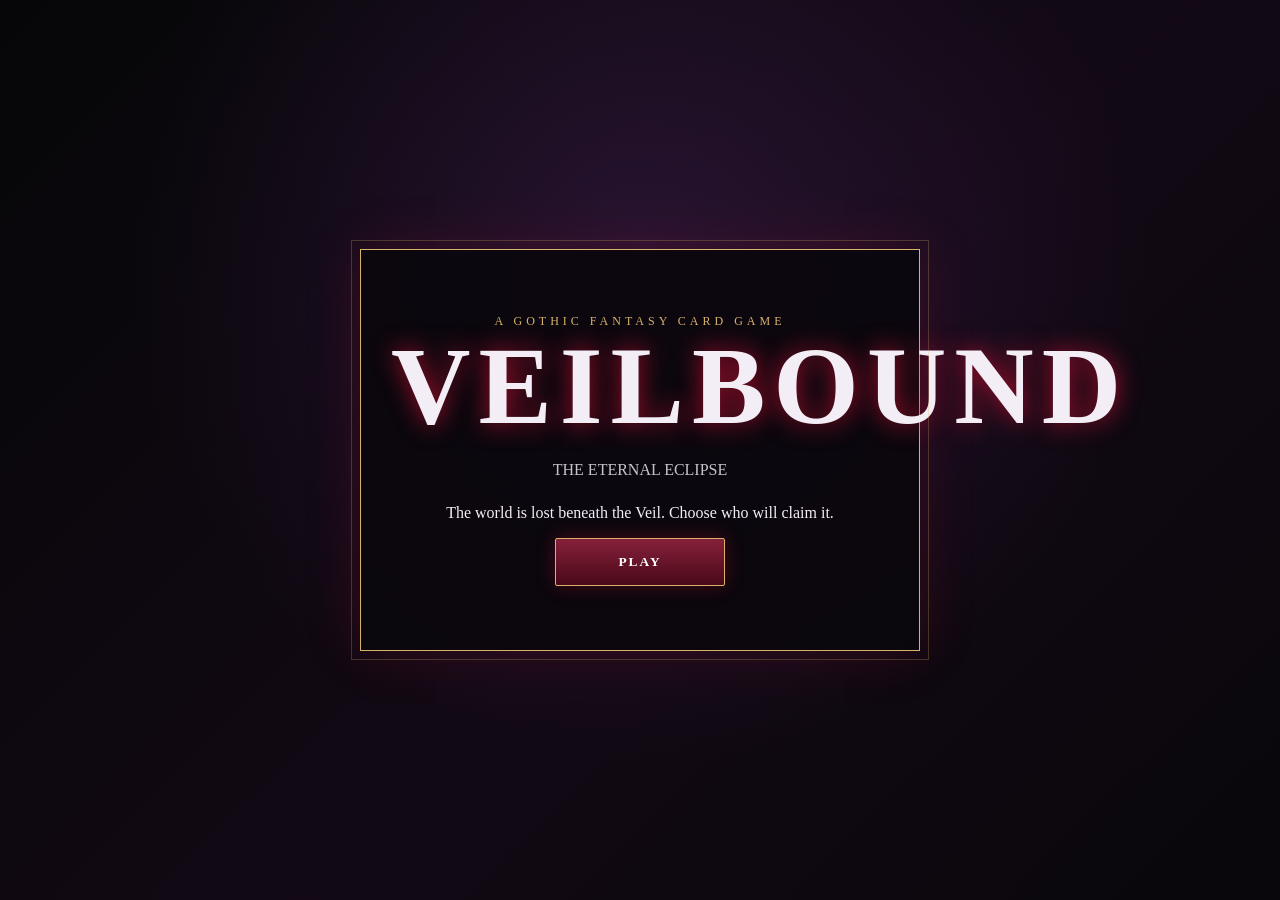
<file: index.html>
<!DOCTYPE html>
<html lang="en">
<head>
  <meta charset="UTF-8">
  <meta name="viewport" content="width=device-width, initial-scale=1.0">
  <title>VEILBOUND: The Eternal Eclipse</title>
  <link rel="stylesheet" href="style.css">
</head>
<body>
  <main id="app"></main>
  <script src="game.js"></script>
</body>
</html>
</file>
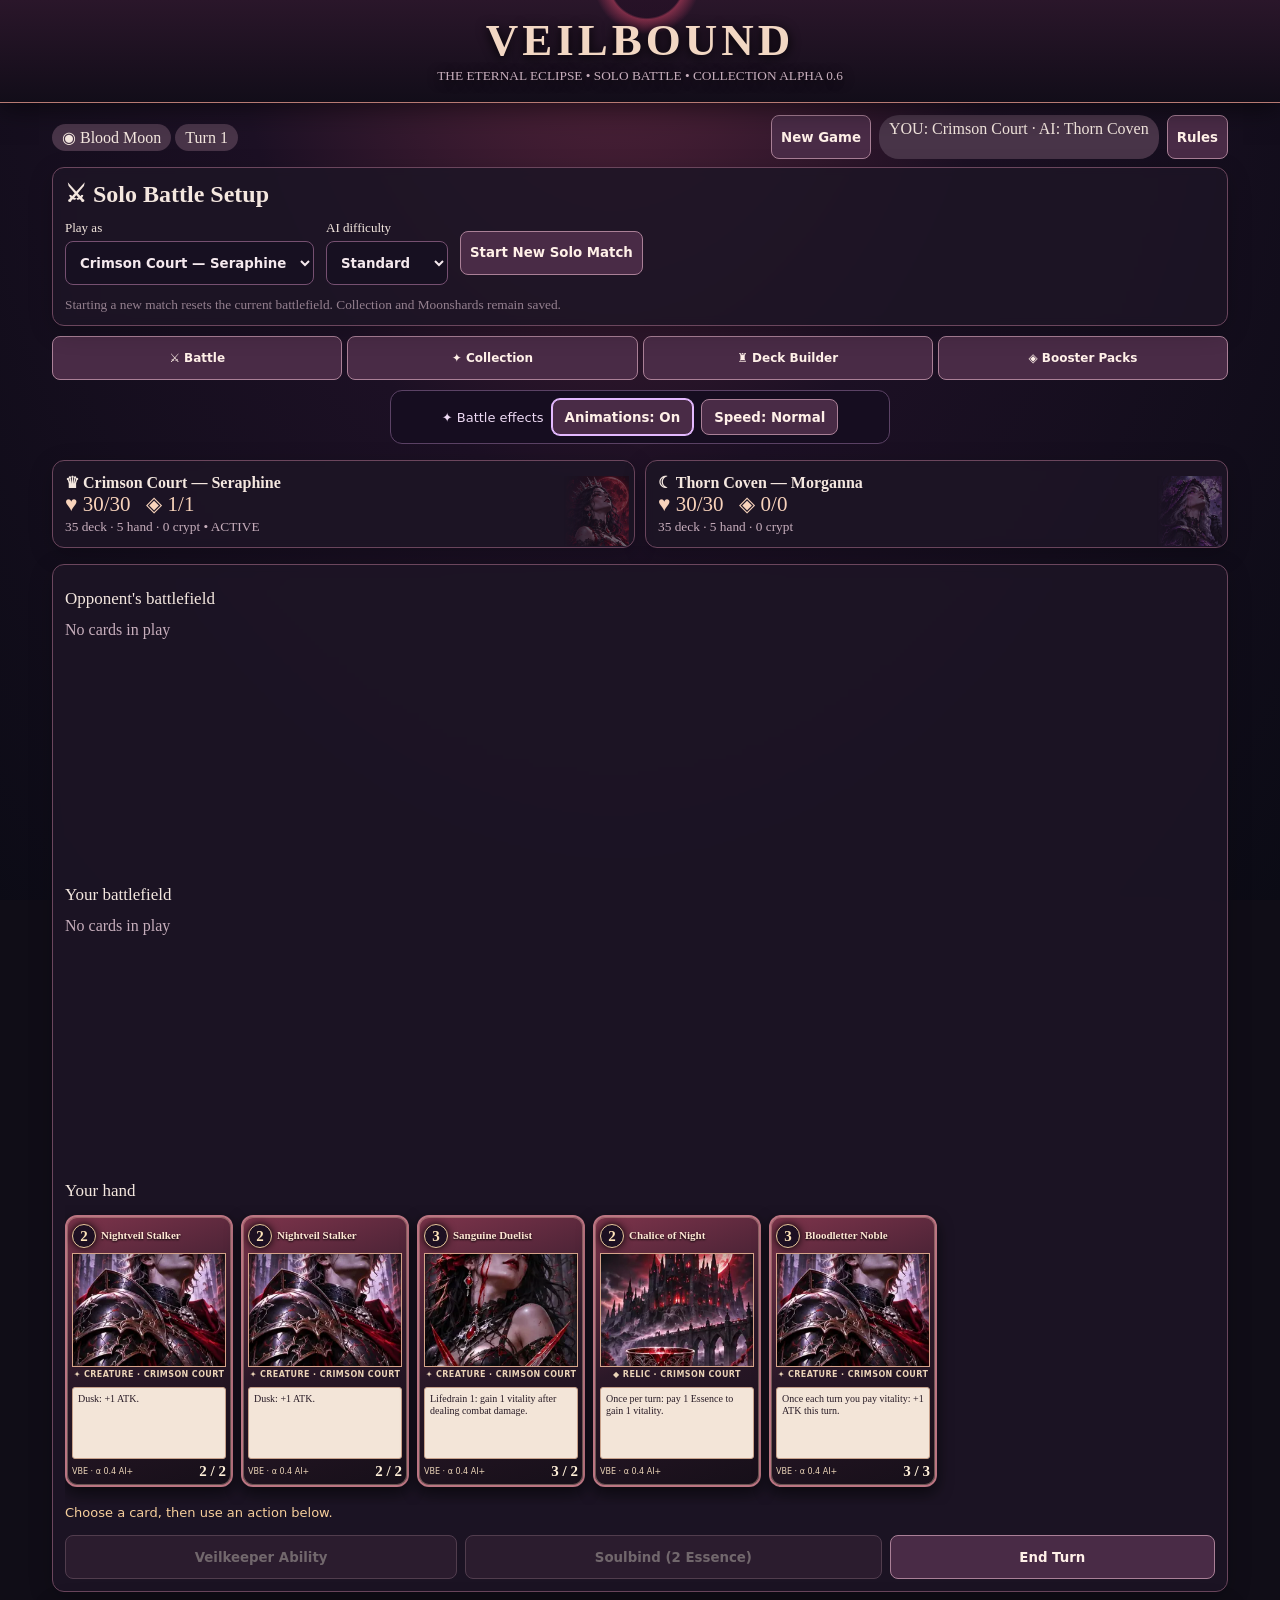
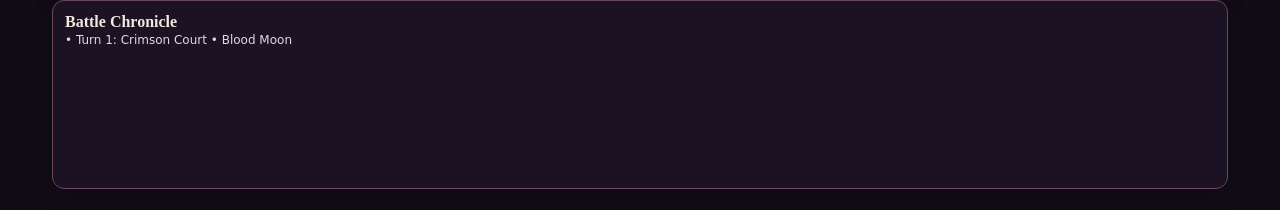
<file: VEILBOUND_GAME.html>
<!doctype html><html lang="en"><head><meta charset="utf-8"><meta name="viewport" content="width=device-width,initial-scale=1,viewport-fit=cover"><title>Veilbound Mobile — The Eternal Eclipse</title><meta name="theme-color" content="#100d17"><meta name="apple-mobile-web-app-capable" content="yes"><meta name="apple-mobile-web-app-status-bar-style" content="black-translucent"><meta name="apple-mobile-web-app-title" content="Veilbound"><style>
:root{color-scheme:dark;font-family:Georgia,serif;background:#100d17;color:#f4e7df}*{box-sizing:border-box}body{margin:0;background:radial-gradient(circle at top,#342039,#100d17 65%)}header{text-align:center;padding:18px 8px;border-bottom:1px solid #70546a}h1{margin:0;font-size:clamp(26px,5vw,45px);letter-spacing:4px;color:#f6d8d0}small,.muted{color:#c7aebc}button{cursor:pointer;background:#492b46;color:#fff0e8;border:1px solid #aa8097;border-radius:8px;padding:9px;font-family:inherit}button:hover:not(:disabled){background:#71415f}button:disabled{opacity:.38;cursor:not-allowed}.layout{max-width:1200px;margin:auto;padding:12px}.top{display:flex;justify-content:space-between;align-items:center;gap:8px;flex-wrap:wrap}.panel{border:1px solid #6e526b;background:#1d1526dd;border-radius:12px;padding:12px;margin:8px 0}.players{display:grid;grid-template-columns:1fr 1fr;gap:10px}.court{border-color:#9c465a}.coven{border-color:#8661b8}.stat{font-size:21px;color:#f8d3bb}.board{display:flex;gap:8px;overflow-x:auto;min-height:173px;padding:8px 0}.card{position:relative;flex:0 0 133px;min-height:160px;border:2px solid #aa7387;border-radius:10px;background:linear-gradient(145deg,#4e2439,#211b30);padding:8px;font-size:12px;display:flex;flex-direction:column;justify-content:space-between;box-shadow:0 3px 10px #0008}.card.coven{background:linear-gradient(145deg,#45305d,#1e1b31);border-color:#9375c3}.card.relic{background:linear-gradient(145deg,#53432e,#201b29);border-color:#b69b69}.card.spell{border-style:dashed}.card.exhausted{opacity:.55;transform:rotate(2deg)}.card.selected{outline:3px solid #f7d779}.card .name{font-weight:bold;font-size:14px}.card .stats{text-align:right;color:#ffdfac;font-weight:bold}.card .desc{color:#eedbe5;font-size:11px}.hand{display:flex;gap:8px;overflow-x:auto;padding:10px 0;min-height:184px}.controls{display:flex;flex-wrap:wrap;gap:8px}.notice{color:#f7cf9c;min-height:30px}.log{height:145px;overflow:auto;font:12px/1.5 system-ui;color:#e5d6e3}.sectiontitle{margin:12px 0 4px;font-size:17px}.selectedbox{border:1px solid #b58a9c;border-radius:8px;padding:10px;background:#302036}.pill{background:#483448;padding:5px 10px;border-radius:20px}.help{font:13px/1.5 system-ui;color:#e6d5e1}select{background:#281b34;color:white;border:1px solid #99758e;padding:8px;border-radius:6px;max-width:100%}.hidden{display:none}.actions{display:flex;gap:5px;flex-wrap:wrap;margin-top:6px}.actions button{padding:6px;font-size:11px}.end{background:#854153}#pass{position:fixed;inset:0;background:#0e0915f5;z-index:5;display:flex;flex-direction:column;align-items:center;justify-content:center;text-align:center;padding:24px}#pass.hidden{display:none}#pass h2{font-size:32px}#pass button{font-size:20px;padding:16px 30px}@media(max-width:600px){.players{grid-template-columns:1fr}.card{flex-basis:120px}}

/* Mobile edition: touch-first layout and safe-area spacing */
html{scroll-behavior:smooth;-webkit-text-size-adjust:100%}body{min-height:100dvh;padding-bottom:env(safe-area-inset-bottom);overscroll-behavior-y:contain}button,select{touch-action:manipulation;min-height:44px;font-family:system-ui,-apple-system,sans-serif;font-weight:600}button:focus-visible,.card:focus-visible{outline:3px solid #f5c987;outline-offset:2px}.card{cursor:pointer;touch-action:manipulation}.hand,.board{scroll-snap-type:x proximity;-webkit-overflow-scrolling:touch;scrollbar-width:thin}.hand .card,.board .card{scroll-snap-align:start}header{padding-top:max(14px,env(safe-area-inset-top));background:linear-gradient(180deg,#2a162a,#120d19)}.panel{box-shadow:0 6px 24px #0003}.notice{font-family:system-ui,-apple-system,sans-serif;font-size:13px}.controls button{flex:1 1 auto}.actions button{min-height:44px;padding:9px 12px;font-size:13px}.selectedbox{position:relative}#pass{padding-top:env(safe-area-inset-top);padding-bottom:env(safe-area-inset-bottom)}
@media(max-width:700px){header h1{font-size:clamp(27px,8vw,40px);letter-spacing:2px}header small{font-size:10px;letter-spacing:1.5px}.layout{padding:9px}.top{gap:10px}.top .controls{width:100%;display:grid;grid-template-columns:1fr 1fr}.players{grid-template-columns:1fr 1fr;gap:6px}.players .panel{padding:9px 7px;margin:5px 0;font-size:12px;min-width:0;overflow-wrap:anywhere}.stat{font-size:18px}.card{flex:0 0 145px;min-height:192px;font-size:12px;padding:9px}.card .name{font-size:14px}.card .desc{font-size:12px;line-height:1.3}.board{min-height:208px}.hand{min-height:218px}.sectiontitle{font-size:16px}.pill{display:inline-block;margin-bottom:5px}.log{height:105px}select{width:100%}.selectedbox{padding:12px}#pass h2{font-size:27px}}
@media(max-width:390px){.card{flex-basis:132px}.players .panel{font-size:11px}.stat{font-size:16px}}
@media(prefers-reduced-motion:no-preference){button{transition:background .15s,transform .15s}button:active:not(:disabled){transform:scale(.97)}}

/* Alpha 0.3: illustrated mobile cards and battle atmosphere */
:root{--gold:#d7ad77}body{background:radial-gradient(ellipse at 48% -12%,#5d263d 0%,#1c1024 42%,#0b0b15 100%);background-attachment:fixed}header{position:relative;overflow:hidden;border-bottom:1px solid #b77a73;box-shadow:0 5px 25px #0008}header:before{content:"";position:absolute;width:135px;height:135px;border-radius:50%;background:radial-gradient(circle at 55% 45%,#230d23 35%,#e64b6e 37%,#61233f 47%,transparent 51%);opacity:.45;left:50%;top:-80px;transform:translateX(-50%);pointer-events:none}header h1,header small{position:relative;text-shadow:0 2px 12px #000}header h1{font-variant:small-caps;color:#f2d7c3}.panel{border-color:#6b465d;backdrop-filter:blur(5px)}.board{min-height:260px}.hand{min-height:300px}.card.illustrated{flex:0 0 168px;height:272px;min-height:272px;padding:5px;border:2px solid #bb7582;border-radius:12px;background:linear-gradient(160deg,#7d344b,#2b1828 50%,#160f19);box-shadow:0 6px 15px #0009, inset 0 0 0 1px #e0b8a266;gap:3px;overflow:hidden;justify-content:flex-start;transition:transform .2s,box-shadow .2s}.card.illustrated.coven{border-color:#a587d2;background:linear-gradient(160deg,#654180,#21162c 55%,#100e1b)}.card.illustrated.selected{outline:3px solid #f5d18a;transform:translateY(-5px);box-shadow:0 0 24px #d8a76688}.card.illustrated.exhausted{opacity:.65;transform:rotate(3deg)}.card-top{display:flex;align-items:center;gap:5px;min-height:28px}.costgem{display:grid;place-items:center;flex:0 0 24px;height:24px;border:1px solid #e8c79c;border-radius:50%;background:#1d1022;color:#ffe5bb;font-weight:700;font-size:15px;box-shadow:0 0 8px #000}.card-title{font-size:11px;line-height:1.08;font-weight:bold;color:#ffe6d4;text-shadow:0 1px 2px #000;overflow-wrap:anywhere}.card-art{height:114px;min-height:114px;background-size:cover;background-position:center 34%;border:1px solid #d6a48a;box-shadow:inset 0 0 15px #0007}.card-type{text-align:center;font:700 8px/1.2 system-ui;letter-spacing:.4px;color:#ead3b7;min-height:14px}.card-rules{background:#f3e5d8;color:#281b26;border:1px solid #c7a18b;border-radius:3px;padding:5px;font:10px/1.24 Georgia,serif;flex:1;overflow-y:auto;scrollbar-width:thin}.status{color:#5d286a;font-weight:bold}.card-foot{display:flex;justify-content:space-between;align-items:center;gap:4px;color:#ead3b7;font:8px system-ui;min-height:18px}.card-foot strong{font:700 15px Georgia,serif;color:#fff0d9}.players .panel{position:relative;overflow:hidden}.players .panel:after{content:' ';position:absolute;right:5px;bottom:1px;width:65px;height:70px;background-size:cover;background-position:center top;opacity:.35;mask-image:linear-gradient(to right,transparent,#000 45%);pointer-events:none}.players .panel.court:after{background-image:var(--queen-art)}.players .panel.coven:after{background-image:var(--witch-art)}.battle-flash{animation:battleFlash .35s ease-out}@keyframes battleFlash{0%{filter:brightness(2)}100%{filter:brightness(1)}}@media(max-width:700px){.card.illustrated{flex-basis:157px;height:264px;min-height:264px}.card-art{height:108px;min-height:108px}.board{min-height:277px}.hand{min-height:280px}.players .panel{min-height:86px}.card-rules{font-size:10px}}@media(prefers-reduced-motion:reduce){.card.illustrated{transition:none}.battle-flash{animation:none}}

.game-tabs{display:grid;grid-template-columns:repeat(4,minmax(0,1fr));gap:5px;margin:10px 0}.game-tabs button{font-size:12px;padding:8px 3px}.collection-grid{display:grid;grid-template-columns:repeat(auto-fill,minmax(150px,1fr));gap:10px}.collection-card{border:1px solid #8b6d81;background:#211829;border-radius:12px;padding:8px}.collection-card img{width:100%;aspect-ratio:1.45;object-fit:cover;border-radius:7px}.collection-card b{display:block;font-size:13px;min-height:30px}.collection-card p{font-size:11px;color:#cbb5c7;min-height:30px}.collection-card .qty{color:#edca8c}.collection-card button{min-height:36px;margin:3px 2px 0 0}.collection-toolbar{display:flex;flex-wrap:wrap;gap:8px;align-items:center;margin-bottom:12px}.collection-toolbar select{background:#2a2036;color:#fff;border:1px solid #94758d;border-radius:7px;padding:9px;min-height:44px}.pack-scene{text-align:center;padding:15px;background:radial-gradient(circle,#5a2a4d,#1a1224);border:1px solid #9b6583;border-radius:14px;margin:12px 0}.pack-icon{font-size:72px;filter:drop-shadow(0 0 18px #c44c8c)}.pack-result{display:grid;grid-template-columns:repeat(auto-fit,minmax(120px,1fr));gap:8px}.pack-pull{padding:10px;border:1px solid #937184;border-radius:9px;background:#241a2c}.pack-pull.rare{border-color:#dfb76e;box-shadow:0 0 15px #d6a85255}.pack-pull .mini-art{height:95px;background-size:cover;background-position:center;border-radius:6px;margin-bottom:6px}.save-note{font-size:12px;color:#cbb5c7}.hidden{display:none!important}@media(max-width:480px){.game-tabs button{font-size:10px}.collection-grid{grid-template-columns:repeat(2,minmax(0,1fr))}}
.match-options{display:flex;flex-wrap:wrap;align-items:center;gap:12px}.match-options h2{width:100%;margin:0}.match-options label{display:flex;flex-direction:column;gap:5px;font-size:13px}.match-options select{background:#171021;color:#f5e9ee;border:1px solid #765071;border-radius:8px;padding:10px}.match-options small{width:100%;opacity:.7}

/* Veilbound Alpha 0.5: animation layer */
#vb-fx-layer{position:fixed;inset:0;z-index:200;pointer-events:none;overflow:hidden}
.vb-fx-burst{position:absolute;left:50%;top:48%;width:120px;height:120px;border-radius:50%;transform:translate(-50%,-50%) scale(.3);opacity:0;box-shadow:0 0 30px 10px var(--fx-color),inset 0 0 32px var(--fx-color);border:2px solid var(--fx-color);animation:vbBurst .7s ease-out forwards}
.vb-fx-burst:after{content:'✦';position:absolute;inset:0;display:grid;place-items:center;font-size:50px;color:var(--fx-color);text-shadow:0 0 20px var(--fx-color)}
.vb-fx-float{position:absolute;left:50%;top:36%;transform:translateX(-50%);font-size:clamp(24px,7vw,44px);font-weight:900;text-shadow:0 2px 8px #000,0 0 20px currentColor;animation:vbFloat 1.15s ease-out forwards;white-space:nowrap;max-width:95vw;overflow:hidden;text-overflow:ellipsis}
.vb-fx-float.enemy{top:25%}.vb-fx-float.player{top:65%}
.vb-fx-banner{position:absolute;left:5%;top:40%;width:90%;text-align:center;padding:18px 8px;border-block:1px solid #c7a66b;background:linear-gradient(90deg,transparent,#160b22ed 16%,#160b22ed 84%,transparent);color:#f4dbaf;font:700 clamp(19px,5vw,32px) Georgia,serif;letter-spacing:.12em;text-shadow:0 0 18px #aa75db;animation:vbBanner 1.35s ease-in-out forwards}
.vb-fx-flash{position:absolute;inset:0;background:radial-gradient(circle at 50% 48%,var(--fx-color),transparent 62%);opacity:0;animation:vbFlash .52s ease-out forwards}
.vb-fx-trail{position:absolute;top:46%;left:8%;width:84%;height:4px;transform-origin:left center;transform:scaleX(0) rotate(-7deg);background:linear-gradient(90deg,transparent,var(--fx-color),white);box-shadow:0 0 20px var(--fx-color);animation:vbTrail .48s ease-out forwards}
@keyframes vbBurst{20%{opacity:1}100%{opacity:0;transform:translate(-50%,-50%) scale(2.4)}}
@keyframes vbFloat{0%{opacity:0;transform:translate(-50%,20px) scale(.6)}20%{opacity:1;transform:translate(-50%,0) scale(1.12)}80%{opacity:1}100%{opacity:0;transform:translate(-50%,-80px) scale(1)}}
@keyframes vbBanner{0%{opacity:0;transform:translateY(20px)}18%{opacity:1;transform:translateY(0)}72%{opacity:1}100%{opacity:0;transform:translateY(-20px)}}
@keyframes vbFlash{20%{opacity:.36}100%{opacity:0}}@keyframes vbTrail{20%{opacity:1;transform:scaleX(1) rotate(-7deg)}100%{opacity:0;transform:scaleX(1) rotate(-7deg)}}
.vb-fx-settings{display:flex;gap:8px;align-items:center;justify-content:center;flex-wrap:wrap;padding:8px;background:#160d20;border:1px solid #5b4265;border-radius:12px;margin:8px auto;max-width:500px;color:#eedaf4;font:13px system-ui}
.vb-fx-settings button{padding:8px 12px;min-height:36px}
.vb-fx-settings button[aria-pressed=true]{border-color:#e4b9ff;box-shadow:0 0 0 1px #e4b9ff}
@media(prefers-reduced-motion:reduce){.vb-fx-burst,.vb-fx-float,.vb-fx-banner,.vb-fx-flash,.vb-fx-trail{animation-duration:.01ms!important}}

.import-button{display:inline-flex;align-items:center;border:1px solid #94758d;border-radius:8px;padding:9px;cursor:pointer;font-size:12px}.import-button input{display:none}</style></head><body><header><h1>VEILBOUND</h1><small>THE ETERNAL ECLIPSE • SOLO BATTLE • COLLECTION ALPHA 0.6</small></header><div class="layout"><div class="top"><div><span class="pill" id="phase"></span> <span class="pill" id="turn"></span></div><div class="controls"><button onclick="newGame()">New Game</button><span class="pill">YOU: Crimson Court · AI: Thorn Coven</span><button onclick="toggleHelp()">Rules</button></div></div><div id="help" class="panel help hidden"><b>Solo mode:</b> You play Crimson Court against a Thorn Coven computer opponent. Select a card, tap Play, and tap targets when prompted. Tap a creature then Attack; the AI automatically decides whether to block. The AI summons creatures, uses spells and relics, places Hex counters, attacks and chooses blockers. Both decks contain 40 cards. Each player begins at 30 vitality. The shared Eclipse advances at the start of each Crimson Court turn, beginning with Blood Moon. Essence grows by one each personal turn, to 10. The first player skips their first draw. <b>Alpha limitations:</b> The AI uses tactical heuristics rather than learning, some complex rules interactions remain simplified; illustrated artwork is shared among several cards, and no cloud saves, multiplayer or in-app purchases are included.</div><section class="panel match-options"><h2>⚔ Solo Battle Setup</h2><label>Play as <select id="player-faction"><option value="0">Crimson Court — Seraphine</option><option value="1">Thorn Coven — Morganna</option></select></label><label>AI difficulty <select id="ai-difficulty"><option value="easy">Novice</option><option value="normal" selected>Standard</option><option value="hard">Nightmare</option></select></label><button onclick="configureMatch()">Start New Solo Match</button><small>Starting a new match resets the current battlefield. Collection and Moonshards remain saved.</small></section><nav class="game-tabs" aria-label="Game sections"><button onclick="showSection('battle')">⚔ Battle</button><button onclick="showSection('collection')">✦ Collection</button><button onclick="showSection('builder')">♜ Deck Builder</button><button onclick="showSection('packs')">◈ Booster Packs</button></nav><div id="collection-area" class="panel hidden"></div><div id="battle-area"><div class="players"><div id="p0" class="panel court"></div><div id="p1" class="panel coven"></div></div><div class="panel"><div class="sectiontitle">Opponent's battlefield</div><div id="enemyboard" class="board"></div><div class="sectiontitle">Your battlefield</div><div id="myboard" class="board"></div><div class="sectiontitle">Your hand</div><div id="hand" class="hand"></div><div class="notice" id="notice"></div><div class="controls" id="maincontrols"></div><div id="selection" class="selectedbox hidden"></div></div><div class="panel"><b>Battle Chronicle</b><div id="log" class="log"></div></div></div></div><div id="pass" class="hidden"><h2 id="passTitle"></h2><p>The Thorn Coven prepares its next move.</p><button onclick="dismissPass()">Continue</button></div><script>
'use strict';
const ART=["[data-uri]", "[data-uri]", "[data-uri]", "[data-uri]", "[data-uri]", "[data-uri]", "[data-uri]", "[data-uri]", "[data-uri]", "[data-uri]"];
const ART_MAP={"Bloodbound Initiate": 2, "Crimson Acolyte": 2, "Nightveil Stalker": 4, "Sanguine Duelist": 1, "Bloodletter Noble": 4, "Veloria, Crimson Assassin": 1, "Nocturne Matriarch": 0, "Lord Varrick, Blood Regent": 4, "Crimson Offering": 2, "Blood Mist": 3, "Feast of the Damned": 3, "Scarlet Reprisal": 1, "Chalice of Night": 3, "Bloodrose Signet": 3, "Throne of the Crimson Court": 3, "Briarling Familiar": 9, "Whisper, the Four-Eyed Cat": 6, "Thornweaver Apprentice": 8, "Hexwood Guardian": 7, "Moonshade Enchantress": 8, "Ravenous Briarwitch": 8, "Widow of the Black Grove": 5, "Elder Hexara, Fateweaver": 5, "Witch's Whisper": 9, "Binding Thorns": 7, "Curse of Withering": 8, "Midnight Ritual": 9, "Moonstone Familiar": 6, "Thornbound Grimoire": 8, "Altar of the Black Moon": 7};

const C='court',W='coven';let uid=0;const card=(name,cost,type,atk=0,hp=0,ability='',qty=3)=>({name,cost,type,atk,hp,ability,qty});
const decks=[[
card('Bloodbound Initiate',1,'creature',2,1,'lose1'),card('Crimson Acolyte',2,'creature',2,2,'heal1'),card('Nightveil Stalker',2,'creature',2,2,'duskatk'),card('Sanguine Duelist',3,'creature',3,2,'lifedrain1'),card('Bloodletter Noble',3,'creature',3,3,'paidboost'),card('Veloria, Crimson Assassin',4,'creature',4,3,'lifedrain soulattack',2),card('Nocturne Matriarch',5,'creature',4,5,'heal3',2),card('Lord Varrick, Blood Regent',6,'creature',6,5,'varrick',1),card('Crimson Offering',1,'spell',0,0,'offering'),card('Blood Mist',2,'spell',0,0,'mist'),card('Feast of the Damned',3,'spell',0,0,'feast'),card('Scarlet Reprisal',4,'spell',0,0,'reprisal'),card('Chalice of Night',2,'relic',0,0,'chalice'),card('Bloodrose Signet',3,'relic',0,0,'signet'),card('Throne of the Crimson Court',4,'relic',0,0,'throne',2)
],[
card('Briarling Familiar',1,'creature',1,2,'hex'),card('Whisper, the Four-Eyed Cat',2,'creature',1,3,'hex soulhealth'),card('Thornweaver Apprentice',2,'creature',2,2,'hpboost'),card('Hexwood Guardian',3,'creature',2,4,'blockhex'),card('Moonshade Enchantress',3,'creature',3,2,'hex'),card('Ravenous Briarwitch',4,'creature',3,4,'briarwitch',2),card('Widow of the Black Grove',5,'creature',4,5,'widow',2),card('Elder Hexara, Fateweaver',6,'creature',5,5,'elder',1),card("Witch's Whisper",1,'spell',0,0,'whisper'),card('Binding Thorns',2,'spell',0,0,'binding'),card('Curse of Withering',3,'spell',0,0,'withering'),card('Midnight Ritual',4,'spell',0,0,'midnight'),card('Moonstone Familiar',2,'relic',0,0,'moonstone'),card('Thornbound Grimoire',3,'relic',0,0,'grimoire'),card('Altar of the Black Moon',4,'relic',0,0,'altar',2)
]];
const descriptions={lose1:'When summoned: lose 1 vitality.',heal1:'When summoned: gain 1 vitality.',duskatk:'Dusk: +1 ATK.',lifedrain1:'Lifedrain 1: gain 1 vitality after dealing combat damage.',paidboost:'Once each turn you pay vitality: +1 ATK this turn.', 'lifedrain soulattack':'Lifedrain. Soulbind: host gains +1 ATK and Lifedrain.',heal3:'When summoned: gain 3 vitality.',varrick:'When summoned: pay up to 3 vitality to deal that much damage to an enemy creature.',offering:'Lose 2 vitality; draw 2 cards.',mist:'Deal 2 damage to an enemy creature; gain 1 vitality.',feast:'Friendly creature gets +2 ATK and Lifedrain this turn.',reprisal:'Deal 4 damage to an enemy creature. If it dies, gain 2 vitality.',chalice:'Once per turn: pay 1 Essence to gain 1 vitality.',signet:'Once per turn when you gain vitality: friendly creature gets +1 ATK this turn.',throne:'At the beginning of your turn, if at 15 or less vitality, gain 2.',hex:'When summoned: Hex an enemy creature.', 'hex soulhealth':'When summoned: Hex an enemy creature. Soulbind: host gains +1 HP.',hpboost:'When summoned: friendly creature gets +1 HP this turn.',blockhex:'While blocking a Hexed creature: +2 ATK.',widow:'Hexed enemy creatures have -1 ATK.',briarwitch:'When summoned: deal 2 damage to a Hexed enemy creature.',elder:'When summoned: Hex up to two enemy creatures; draw 1.',whisper:'Hex an enemy creature; draw 1.',binding:'Exhaust enemy creature; it skips its next ready step.',withering:'Hexed enemy creature gets -2 ATK/-2 HP this turn.',midnight:'Deal 3 damage to a Hexed enemy creature; summon a 1/1 Raven.',moonstone:'Once per turn: pay 1 Essence to Hex enemy creature.',grimoire:'Once per turn when you summon a creature: Hex enemy creature.',altar:'At the beginning of your turn, if an enemy is Hexed, gain 1 vitality.'};
const shuffle=a=>{for(let i=a.length-1;i>0;i--){let j=Math.floor(Math.random()*(i+1));[a[i],a[j]]=[a[j],a[i]]}return a};let G,selected=null,waiting=null,locked=false,aiThinking=false;
const make=(base,owner)=>({...base,id:++uid,owner,damage:0,hex:0,exhausted:false,summonedTurn:-1,boostAtk:0,boostHp:0,soul:null,skipReady:0,used:false});
let humanFaction=0, difficulty='normal';
function configureMatch(){humanFaction=Number(document.getElementById('player-faction').value);difficulty=document.getElementById('ai-difficulty').value;newGame();showSection('battle')}
function newGame(){aiThinking=false;uid=0;G={players:decks.map((d,i)=>({hp:30,max:0,ess:0,deck:shuffle((i===humanFaction?activeDeckList(i):d).flatMap(x=>Array.from({length:x.qty},()=>make(x,i)))),hand:[],board:[],crypt:[],veilUsed:false,bindUsed:false,paid:false,signetUsed:false,grimoireUsed:false})),active:0,turn:0,phase:0,logs:[],winner:null};selected=null;waiting=null;locked=false;for(let i=0;i<2;i++)for(let j=0;j<5;j++)draw(i);startTurn(true);document.getElementById('pass').classList.add('hidden');locked=G.active!==humanFaction;render();if(locked)setTimeout(aiTurn,260)}
function me(){return G.players[G.active]}function foe(){return G.players[1-G.active]}function log(s){G.logs.unshift(s);G.logs=G.logs.slice(0,90)}function draw(i,n=1){let p=G.players[i];for(let j=0;j<n;j++){if(!p.deck.length){G.winner=1-i;log('Deck exhausted: '+(i===0?'Crimson Court':'Thorn Coven')+' loses.');return}p.hand.push(p.deck.pop())}}
function heal(i,n){if(n<=0)return;let p=G.players[i],before=p.hp;p.hp=Math.min(30,p.hp+n);if(i===0&&p.hp>before){if(G.phase===1&&!p.bloodDraw){p.bloodDraw=true;draw(0)}for(const r of p.board.filter(x=>x.ability==='signet'&&!x.used)){x.used=true;let target=p.board.find(x=>x.type==='creature');if(target){target.boostAtk++;log('Bloodrose Signet strengthens '+target.name)}}}}
function payLife(i,n){let p=G.players[i];if(p.hp<=n)return false;p.hp-=n;if(i===0){for(const c of p.board){if(c.ability==='paidboost'&&!c.used){c.used=true;c.boostAtk++}}}return true}
function startTurn(first=false){G.turn++;let p=me();if(G.active===0)G.phase=(G.phase+1)%4;p.max=Math.min(10,p.max+1);p.ess=p.max;p.veilUsed=false;p.bindUsed=false;p.bloodDraw=false;for(const c of p.board){c.used=false;c.boostAtk=0;c.boostHp=0;if(c.skipReady>0)c.skipReady--;else c.exhausted=false}for(const c of foe().board){c.boostAtk=0;c.boostHp=0}p.signetUsed=false;p.grimoireUsed=false;for(const r of p.board){if(r.ability==='throne'&&p.hp<=15)heal(G.active,2);if(r.ability==='altar'&&foe().board.some(x=>x.hex))heal(G.active,1)}if(!first)draw(G.active);log('Turn '+G.turn+': '+(G.active===0?'Crimson Court':'Thorn Coven')+' • '+['Dusk','Blood Moon','Total Eclipse','Dawnfall'][G.phase]);checkWin()}
function checkWin(){if(G.winner!==null)return true;let a=G.players[0].hp,b=G.players[1].hp;if(a<=0||b<=0){G.winner=a<=0&&b<=0?-1:a<=0?1:0;log(G.winner===-1?'Draw!':(G.winner===0?'Crimson Court':'Thorn Coven')+' wins!');if(G.winner===humanFaction&&!G.rewarded){G.rewarded=true;awardWin()}return true}return false}
function atk(c){let v=c.atk+c.boostAtk+(c.soul?.ability.includes('soulattack')?1:0)+(c.ability==='duskatk'&&G.phase===0?1:0)+(c.ability==='blockhex'&&c.blockingHex?2:0);if(c.owner===0&&G.phase===1&&c.demonBonus)v++;if(c.owner===1&&c.hex){v-=G.phase===0?1:0;v-=G.players[0].board.filter(x=>x.ability==='widow').length}if(c.owner===0&&c.hex){v-=G.phase===0?1:0;v-=G.players[1].board.filter(x=>x.ability==='widow').length}return Math.max(0,v)}function hp(c){return c.hp+c.boostHp+(c.soul?.ability.includes('soulhealth')?1:0)}function kill(){for(let i=0;i<2;i++){let p=G.players[i];for(const c of [...p.board])if(c.type==='creature'&&c.damage>=hp(c)){p.board.splice(p.board.indexOf(c),1);p.crypt.push(c);if(c.soul){p.crypt.push(c.soul);c.soul=null}log(c.name+' enters the Crypt.')}}}
function damage(c,n){c.damage+=Math.max(0,n);kill()}
function choose(message,targets,cb,optional=false){if(aiThinking&&G.active!==humanFaction){const pick=aiTarget(message,targets,optional);if(pick){cb(pick)}else if(optional){cb(null)}else if(targets.length){cb(targets[0])}return}waiting={message,targets,cb,optional};selected=null;render()}
function targetClick(id){if(!waiting)return;let c=waiting.targets.find(x=>x.id===id);if(!c)return;let w=waiting;waiting=null;w.cb(c);checkWin();render()}
function optionalSkip(){if(!waiting?.optional)return;let w=waiting;waiting=null;w.cb(null);render()}
function hexTarget(callback=()=>{}){let arr=foe().board.filter(x=>x.type==='creature');if(!arr.length){callback(null);return}choose('Choose an enemy creature to Hex',arr,c=>{c.hex++;log(c.name+' is Hexed.');callback(c)},true)}
function summonToken(owner,name='Raven'){let c=make(card(name+' Token',0,'creature',1,1,'token',1),owner);c.summonedTurn=G.turn;G.players[owner].board.push(c)}
function onSummon(c){let p=me(),f=foe(),a=c.ability;if(a==='lose1')payLife(G.active,1);if(a==='heal1')heal(G.active,1);if(a==='heal3')heal(G.active,3);if(a==='hex'||a==='hex soulhealth')hexTarget();if(a==='hpboost'){let t=p.board.filter(x=>x.type==='creature');choose('Choose a friendly creature for +1 HP',t,x=>{x.boostHp++})}if(a==='briarwitch'){let t=f.board.filter(x=>x.hex);if(t.length)choose('Choose a Hexed creature for 2 damage',t,x=>damage(x,2))}if(a==='elder'){hexTarget(()=>hexTarget(()=>draw(G.active)))}if(a==='varrick'){let max=Math.min(3,p.hp-1);if(max>0&&f.board.some(x=>x.type==='creature')){let n=aiThinking?max:Number(prompt('Lord Varrick: pay how much vitality (0-'+max+')?','2'));n=Math.max(0,Math.min(max,Number.isFinite(n)?n:0));if(n&&payLife(G.active,n))choose('Deal '+n+' damage to enemy creature',f.board.filter(x=>x.type==='creature'),x=>damage(x,n))}}if(G.active===1){for(const r of p.board.filter(x=>x.ability==='grimoire'&&!x.used)){let t=f.board.filter(x=>x.type==='creature');if(t.length){r.used=true;hexTarget()}}}}
function play(id){if(waiting||(!aiThinking&&locked)||G.winner!==null)return;let p=me(),c=p.hand.find(x=>x.id===id);if(!c||p.ess<c.cost||!legal(c))return;if(c.ability==='offering'&&p.hp<=2){log('Cannot pay vitality for Crimson Offering.');render();return}p.ess-=c.cost;p.hand.splice(p.hand.indexOf(c),1);log('Played '+c.name);if(c.type==='creature'||c.type==='relic'){c.summonedTurn=G.turn;p.board.push(c);if(c.type==='creature')onSummon(c)}else{p.crypt.push(c);spell(c)}selected=null;checkWin();render()}
function spell(c){let a=c.ability,p=me(),f=foe();if(a==='offering'){payLife(G.active,2);draw(G.active,2)}if(a==='mist')choose('Deal 2 damage to an enemy creature',f.board.filter(x=>x.type==='creature'),x=>{damage(x,2);heal(G.active,1)});if(a==='feast')choose('Choose a friendly creature',p.board.filter(x=>x.type==='creature'),x=>{x.boostAtk+=2;x.tempDrain=true});if(a==='reprisal')choose('Deal 4 damage to an enemy creature',f.board.filter(x=>x.type==='creature'),x=>{damage(x,4);if(!f.board.includes(x))heal(G.active,2)});if(a==='whisper')hexTarget(()=>draw(G.active));if(a==='binding')choose('Exhaust an enemy creature',f.board.filter(x=>x.type==='creature'),x=>{x.exhausted=true;x.skipReady=1});if(a==='withering')choose('Choose a Hexed enemy creature',f.board.filter(x=>x.hex&&x.type==='creature'),x=>{x.boostAtk-=2;x.boostHp-=2;kill()});if(a==='midnight')choose('Deal 3 damage to a Hexed enemy creature',f.board.filter(x=>x.hex&&x.type==='creature'),x=>{damage(x,3);summonToken(G.active)})}
function legal(c){if(c.ability==='mist'||c.ability==='reprisal'||c.ability==='binding')return foe().board.some(x=>x.type==='creature');if(c.ability==='withering'||c.ability==='midnight')return foe().board.some(x=>x.type==='creature'&&x.hex);if(c.ability==='feast')return me().board.some(x=>x.type==='creature');if(c.ability==='whisper')return foe().board.some(x=>x.type==='creature');if(c.ability==='offering')return me().hp>2;return true}
function relic(id){if(waiting||(!aiThinking&&locked)||G.winner!==null)return;let p=me(),c=p.board.find(x=>x.id===id&&x.type==='relic');if(!c||c.used||p.ess<1||!['chalice','moonstone'].includes(c.ability))return;if(c.ability==='moonstone'&&!foe().board.some(x=>x.type==='creature'))return;p.ess--;c.used=true;if(c.ability==='chalice')heal(G.active,1);else hexTarget();render()}
function veil(){if(waiting||(!aiThinking&&locked)||G.winner!==null)return;let p=me();if(p.veilUsed)return;if(G.active===0){if(p.hp<=2||!p.board.some(x=>x.type==='creature'))return;p.veilUsed=true;payLife(0,2);choose('Blood Tithe: choose friendly creature (+2 ATK)',p.board.filter(x=>x.type==='creature'),x=>{x.boostAtk+=2})}else{if(p.ess<1||!foe().board.some(x=>x.type==='creature'))return;p.veilUsed=true;p.ess--;hexTarget()}render()}
function soulbind(){if(waiting||(!aiThinking&&locked)||G.winner!==null)return;let p=me();if(p.bindUsed||p.ess<2)return;let souls=p.crypt.filter(x=>x.ability.includes('soulattack')||x.ability.includes('soulhealth'));let hosts=p.board.filter(x=>x.type==='creature'&&!x.soul);if(!souls.length||!hosts.length)return;choose('Choose a soul from your Crypt',souls,s=>{choose('Choose a host creature',hosts,h=>{p.ess-=2;p.bindUsed=true;p.crypt.splice(p.crypt.indexOf(s),1);h.soul=s;log(s.name+' Soulbound to '+h.name)})})}
function attack(id){if(waiting||G.winner!==null||(!aiThinking&&locked))return;let c=me().board.find(x=>x.id===id&&x.type==='creature');if(!c||c.exhausted||(c.summonedTurn===G.turn&&!c.ability.includes('frenzy')))return;c.exhausted=true;let blockers=foe().board.filter(x=>x.type==='creature'&&!x.exhausted);if(!blockers.length){foe().hp-=atk(c);if(c.ability.includes('lifedrain')||c.soul?.ability.includes('soulattack')||c.tempDrain)heal(G.active,c.ability==='lifedrain1'?1:atk(c));log(c.name+' attacks directly for '+atk(c));checkWin();render();return}resolveBlock(blockers,c,b=>{if(!b){foe().hp-=atk(c);if(c.ability.includes('lifedrain')||c.soul?.ability.includes('soulattack')||c.tempDrain)heal(G.active,c.ability==='lifedrain1'?1:atk(c));log(c.name+' hits the Veilkeeper for '+atk(c))}else{b.exhausted=true;b.blockingHex=!!c.hex;let ad=atk(c),bd=atk(b);delete b.blockingHex;c.damage+=bd;b.damage+=ad;if(c.ability.includes('lifedrain')||c.soul?.ability.includes('soulattack')||c.tempDrain)heal(G.active,c.ability==='lifedrain1'?1:ad);if(b.ability.includes('lifedrain')||b.soul?.ability.includes('soulattack')||b.tempDrain)heal(1-G.active,b.ability==='lifedrain1'?1:bd);log(c.name+' ('+ad+') battles '+b.name+' ('+bd+')');kill()}checkWin()},true)}
function endTurn(){if(waiting||G.winner!==null||locked)return;let p=me();if(p.hand.length>7){choose('Discard down to seven cards',p.hand,c=>{p.hand.splice(p.hand.indexOf(c),1);p.crypt.push(c);if(p.hand.length>7)endTurn();else finishTurn()});return}finishTurn()}
function finishTurn(){for(const p of G.players)for(const c of p.board){c.boostAtk=0;c.boostHp=0;c.damage=0;c.tempDrain=false}G.active=1-G.active;selected=null;startTurn();locked=G.active!==humanFaction;render();if(G.active!==humanFaction&&G.winner===null){setTimeout(aiTurn,260)}}
function dismissPass(){locked=false;document.getElementById('pass').classList.add('hidden');render()}
function toggleHelp(){document.getElementById('help').classList.toggle('hidden')}
function esc(s){return String(s).replace(/[&<>"']/g,x=>({'&':'&amp;','<':'&lt;','>':'&gt;','"':'&quot;',"'":'&#39;'}[x]))}
function cardHTML(c,zone){let owner=c.owner===0?'court':'coven',stat=c.type==='creature'?`${atk(c)} / ${Math.max(0,hp(c)-c.damage)}`:'',desc=descriptions[c.ability]||c.ability;let art=ART[ART_MAP[c.name]??(c.owner===0?0:5)];return `<div role="button" tabindex="0" aria-label="${esc(c.name)}" class="card illustrated ${owner} ${c.type} ${c.exhausted?'exhausted':''} ${selected===c.id?'selected':''}" onclick="cardClicked(${c.id},'${zone}')" onkeydown="if(event.key==='Enter'||event.key===' '){event.preventDefault();cardClicked(${c.id},'${zone}')}" ><div class="card-top"><span class="costgem">${c.cost}</span><span class="card-title">${esc(c.name)}</span></div><div class="card-art" style="background-image:url('${art}')"></div><div class="card-type">${c.type==='creature'?'✦ CREATURE':c.type==='relic'?'◆ RELIC':'☽ SPELL'} · ${owner==='court'?'CRIMSON COURT':'THORN COVEN'}</div><div class="card-rules">${esc(desc)}${c.hex?`<div class="status">☾ Hex ×${c.hex}</div>`:''}${c.soul?'<div class="status">✦ Soulbound</div>':''}</div><div class="card-foot"><span>VBE · α 0.4 AI+</span><strong>${stat}</strong></div></div>`}
function cardClicked(id,zone){if(locked||G.winner!==null||G.active!==humanFaction)return;if(waiting){targetClick(id);return}selected=id;render()}
function render(){if(!G)return;let p=me(),f=foe();document.getElementById('phase').textContent=['☾ Dusk','◉ Blood Moon','✦ Total Eclipse','☼ Dawnfall'][G.phase];document.getElementById('turn').textContent='Turn '+G.turn;for(let i=0;i<2;i++){let q=G.players[i];document.getElementById('p'+i).innerHTML=`<b>${i===0?'♛ Crimson Court — Seraphine':'☾ Thorn Coven — Morganna'}</b><div class="stat">♥ ${q.hp}/30 &nbsp; ◈ ${q.ess}/${q.max}</div><small>${q.deck.length} deck · ${q.hand.length} hand · ${q.crypt.length} crypt ${i===G.active?' • ACTIVE':''}</small>`}document.getElementById('enemyboard').innerHTML=G.players[1-humanFaction].board.map(c=>cardHTML(c,'enemy')).join('')||'<span class="muted">No cards in play</span>';document.getElementById('myboard').innerHTML=G.players[humanFaction].board.map(c=>cardHTML(c,'mine')).join('')||'<span class="muted">No cards in play</span>';document.getElementById('hand').innerHTML=(locked||G.active!==humanFaction)?'<span class="muted">Hand concealed</span>':p.hand.map(c=>cardHTML(c,'hand')).join('');document.getElementById('notice').textContent=G.winner!==null?(G.winner===-1?'Draw!':(G.winner===0?'Crimson Court':'Thorn Coven')+' wins!'):waiting?waiting.message:G.active!==humanFaction?'The opponent AI is taking its turn…':'Choose a card, then use an action below.';let controls=document.getElementById('maincontrols');controls.innerHTML='';function btn(label,fn,disabled=false){let b=document.createElement('button');b.textContent=label;b.disabled=disabled||locked||G.winner!==null;b.onclick=fn;controls.appendChild(b)}if(G.active!==humanFaction){document.getElementById('log').innerHTML=G.logs.map(x=>'<div>• '+esc(x)+'</div>').join('');return}if(waiting){for(const target of waiting.targets)btn('Choose: '+target.name,()=>targetClick(target.id));if(waiting.optional)btn('Skip / No Block',optionalSkip);return}let c=[...p.hand,...p.board].find(x=>x.id===selected);if(c){if(p.hand.includes(c))btn('Play '+c.name,()=>play(c.id),p.ess<c.cost||!legal(c));else if(c.type==='creature')btn('Attack with '+c.name,()=>attack(c.id),c.exhausted||c.summonedTurn===G.turn);else if(c.type==='relic')btn('Activate '+c.name,()=>relic(c.id),c.used||p.ess<1||!['chalice','moonstone'].includes(c.ability))}btn('Veilkeeper Ability',veil,p.veilUsed||(G.active===0?(p.hp<=2||!p.board.some(x=>x.type==='creature')):(p.ess<1||!f.board.some(x=>x.type==='creature'))));btn('Soulbind (2 Essence)',soulbind,p.bindUsed||p.ess<2||!p.crypt.some(x=>x.ability.includes('soulattack')||x.ability.includes('soulhealth'))||!p.board.some(x=>x.type==='creature'&&!x.soul));btn('End Turn',endTurn);document.getElementById('log').innerHTML=G.logs.map(x=>'<div>• '+esc(x)+'</div>').join('')}

// Solo opponent: deterministic tactical evaluation with slight tie-breaking variation.
function aiTarget(message,targets,optional){if(!targets.length)return null;
 const friendly=/friendly|host creature|Blood Tithe|soul from/i.test(message);
 const enemy=/enemy|Hexed|blocker/i.test(message);
 const ranked=[...targets].sort((a,b)=>{
   const score=x=>{
     if(x.type==='relic')return 1;
     let threat=atk(x)*1.4+hp(x)*.65+(x.ability==='lifedrain soulattack'?4:0)+(x.ability==='paidboost'?2:0);
     if(/damage|Withering|Briarwitch/i.test(message))threat+=(hp(x)-x.damage<=3?5:0);
     if(/Hex/i.test(message))threat-=x.hex?4:0;
     if(friendly)threat+=x.exhausted?-1:2;
     return threat;
   };return score(b)-score(a);
 });
 if(optional&&/Hex/i.test(message)&&ranked.every(x=>x.hex>0))return null;
 return difficulty==='easy'?ranked[Math.floor(Math.random()*ranked.length)]:ranked[0];}
function resolveBlock(blockers,attacker,cb){
 if(G.active===humanFaction){const candidates=blockers.filter(b=>!b.exhausted);const a=atk(attacker);
  const useful=candidates.filter(b=>atk(b)>=hp(attacker)-attacker.damage||hp(b)-b.damage>a);
  const blocker=(difficulty==='easy'?candidates:useful).sort((x,y)=> (hp(x)-x.damage)-(hp(y)-y.damage))[0]||null;
  log(blocker?'AI blocks with '+blocker.name:'AI chooses not to block.');cb(blocker);
 }else {const choices=blockers.filter(b=>!b.exhausted);const a=atk(attacker);const viable=choices.filter(b=>atk(b)>=hp(attacker)-attacker.damage||hp(b)-b.damage>a);const chosen=(difficulty==='easy'?choices:viable).sort((x,y)=>hp(x)-hp(y))[0]||null;log(chosen?'Auto-defense blocks with '+chosen.name:'Auto-defense takes the attack.');cb(chosen);}
}
function aiCardScore(c){const f=foe(),p=me();let score=0;
 if(c.type==='creature')score=4+c.cost*.8+(c.ability==='hex'&&f.board.some(x=>x.type==='creature')?2:0)+(c.ability==='hex soulhealth'&&f.board.some(x=>x.type==='creature')?2:0);
 if(c.type==='relic')score=2+c.cost*.3+(c.ability==='grimoire'?3:0);
 if(c.type==='spell')score=1;
 if(c.ability==='whisper')score=8;
 if(c.ability==='binding')score=f.board.some(x=>x.type==='creature'&&!x.exhausted)?5:1;
 if(c.ability==='withering'||c.ability==='midnight')score=7;
 if(c.ability==='briarwitch'&&f.board.some(x=>x.hex))score+=3;
 if(c.ability==='elder')score+=2;
 if(c.ability==='hpboost')score+=1;
 return score;}
function aiTurn(){if(!G||G.active===humanFaction||G.winner!==null)return;
 aiThinking=true;locked=true;let p=me();log((G.active===0?'Crimson Court':'Thorn Coven')+' AI ('+difficulty+') begins its turn.');
 try{
   // Play affordable cards, respecting legal targets and saving enough Essence for bigger threats.
   for(let step=0;step<18&&G.winner===null;step++){
     const choices=p.hand.filter(c=>c.cost<=p.ess&&legal(c)).sort((a,b)=>aiCardScore(b)-aiCardScore(a)||b.cost-a.cost);
     if(difficulty==='easy'&&step>0&&Math.random()<0.28)break;
     if(!choices.length)break;
     const c=difficulty==='easy'?choices[Math.floor(Math.random()*Math.min(3,choices.length))]:choices[0];play(c.id);
     if(waiting){log('AI target selection fallback.');const w=waiting;waiting=null;if(w.targets.length)w.cb(aiTarget(w.message,w.targets,w.optional));else if(w.optional)w.cb(null)}
   }
   if(G.winner===null&&!p.veilUsed&&foe().board.some(x=>x.type==='creature')&&(G.active===1?p.ess>0:p.hp>5&&p.board.some(x=>x.type==='creature')))veil();
   for(const r of [...p.board])if(G.winner===null&&['moonstone','chalice'].includes(r.ability)&&!r.used&&p.ess>0&&foe().board.some(x=>x.type==='creature'))relic(r.id);
   if(G.winner===null&&p.ess>=2&&p.crypt.some(x=>x.ability.includes('soulhealth')||x.ability.includes('soulattack'))&&p.board.some(x=>x.type==='creature'&&!x.soul))soulbind();
   for(const c of [...p.board].sort((a,b)=>difficulty==='hard'?atk(b)-atk(a):0))if(G.winner===null&&c.type==='creature'&&!c.exhausted&&(c.summonedTurn!==G.turn||c.ability.includes('frenzy'))&&(difficulty!=='easy'||Math.random()>.2))attack(c.id);
   // AI hand-size rule: discard lowest-cost extras.
   while(p.hand.length>7){p.hand.sort((a,b)=>aiCardScore(a)-aiCardScore(b));p.crypt.push(p.hand.shift())}
 }catch(e){log('AI recovered from an action error.');}
 aiThinking=false;waiting=null;
 if(G.winner===null){finishTurn()}else{locked=false;render()}
}


// Alpha 0.4 AI+: local-only collection, customizable Crimson Court deck, and simulated booster packs.
const SAVE_KEY='veilbound.collection.alpha04'; // Existing save key retained for compatibility
const CARD_POOL=decks.flatMap((d,owner)=>d.map((c,index)=>({...c,owner,index,key:owner+':'+index,rarity:index===7?'Legendary':index===5||index===6?'Rare':index===10||index===11||index===12||index===13||index===14?'Uncommon':'Common'})));
const STARTER_COUNTS=Object.fromEntries(CARD_POOL.map(c=>[c.key,c.qty]));
const defaultBuild=()=>Object.fromEntries(CARD_POOL.filter(c=>c.owner===0).map(c=>[c.key,c.qty]));
let collectionState={owned:{...STARTER_COUNTS},build:defaultBuild(),builds:{},shards:100,packsOpened:0,wins:0};
try{const saved=JSON.parse(localStorage.getItem(SAVE_KEY)||'null');if(saved&&saved.owned&&saved.build){collectionState={...collectionState,...saved,owned:{...STARTER_COUNTS,...saved.owned},build:{...defaultBuild(),...saved.build}}}}catch(e){console.warn('Local save unavailable',e)}
function saveCollection(){try{localStorage.setItem(SAVE_KEY,JSON.stringify(collectionState))}catch(e){const n=document.getElementById('save-warning');if(n)n.textContent='Local saving is unavailable in this browser; changes may not persist.'}}
function awardWin(){collectionState.shards+=50;collectionState.wins++;saveCollection();log('Victory reward: +50 Moonshards!')}
// Faction-specific builds. Old Crimson Court saves migrate without losing cards.
collectionState.builds=collectionState.builds||{};
if(!collectionState.builds[0])collectionState.builds[0]={...collectionState.build};
if(!collectionState.builds[1])collectionState.builds[1]=Object.fromEntries(CARD_POOL.filter(c=>c.owner===1).map(c=>[c.key,c.qty]));
let builderFaction=0;
function getBuild(f=builderFaction){return collectionState.builds[f]}
function deckSize(f=builderFaction){return Object.values(getBuild(f)).reduce((a,b)=>a+Number(b||0),0)}
function deckValid(f){return deckSize(f)===40&&CARD_POOL.filter(c=>c.owner===f).every(c=>(getBuild(f)[c.key]||0)<=Math.min(3,collectionState.owned[c.key]||0))}
function activeDeckList(f=humanFaction){if(!deckValid(f))return decks[f];return CARD_POOL.filter(c=>c.owner===f).map(c=>({...c,qty:getBuild(f)[c.key]||0})).filter(c=>c.qty>0)}
function setBuilderFaction(f){builderFaction=Number(f);renderCollection('builder')}
function showSection(section){document.getElementById('battle-area').classList.toggle('hidden',section!=='battle');document.getElementById('collection-area').classList.toggle('hidden',section==='battle');document.querySelector('.top').classList.toggle('hidden',section!=='battle');if(section!=='battle')renderCollection(section);window.scrollTo({top:0,behavior:'smooth'})}
let currentSection='collection',filterFaction='all';
function setFaction(value){filterFaction=value;renderCollection(currentSection)}
function countDeck(){return deckSize()}
function changeDeck(key,delta){const c=CARD_POOL.find(x=>x.key===key);if(!c||c.owner!==builderFaction)return;const build=getBuild();let old=build[key]||0;let next=Math.max(0,Math.min(3,collectionState.owned[key]||0,old+delta));if(next>old&&countDeck()>=40)return;build[key]=next;saveCollection();renderCollection('builder')}
function renderCollection(section){currentSection=section;let el=document.getElementById('collection-area');let top=`<div class="collection-toolbar"><span class="pill">◈ ${collectionState.shards} Moonshards</span><span class="pill">✦ ${collectionState.packsOpened} packs opened</span><span class="pill">⚔ ${collectionState.wins} victories</span></div><div class="collection-toolbar"><button onclick="exportSave()">Export Save</button><label class="import-button">Import Save <input type="file" accept="application/json,.json" onchange="importSave(this.files[0])"></label></div><div id="save-warning" class="save-note">Progress is stored locally on this device/browser. No account or cloud sync.</div>`;
if(section==='packs'){el.innerHTML=top+`<h2>◈ Eclipse Booster Chamber</h2><p>Earn 50 Moonshards for a solo victory. Open a simulated 5-card booster for 100 Moonshards. No real money or purchases.</p><div class="pack-scene"><div class="pack-icon">◈</div><h2>THE ETERNAL ECLIPSE</h2><p>5 random cards • 3 Common • 1 Uncommon • 1 Rare or Legendary</p><button onclick="openBooster()" ${collectionState.shards<100?'disabled':''}>Open Booster · 100 ◈</button></div><div id="pack-reveal" class="pack-result"></div>`;renderLastPack();return}
let builder=section==='builder';let cards=CARD_POOL.filter(c=>builder?c.owner===builderFaction:filterFaction==='all'||String(c.owner)===filterFaction);el.innerHTML=top+`<h2>${builder?'♜ '+(builderFaction===0?'Crimson Court':'Thorn Coven')+' Deck Builder':'✦ Card Collection'}</h2><p>${builder?`Deck: <b>${countDeck()}/40</b> cards. Up to 3 copies per card; only owned copies may be used. ${deckValid(builderFaction)?'✓ Legal deck':'⚠ Deck must have exactly 40 owned cards (maximum 3 copies). An invalid build uses the starter deck in battle.'}`:'Browse your owned cards across both starter factions. Open boosters to collect additional copies.'}</p>${builder?'<label>Faction <select onchange="setBuilderFaction(this.value)"><option value="0" '+(builderFaction===0?'selected':'')+'>Crimson Court</option><option value="1" '+(builderFaction===1?'selected':'')+'>Thorn Coven</option></select></label> <button onclick="resetBuild()">Restore Original Starter Deck</button>':'<div class="collection-toolbar"><label for="faction-filter">Faction</label><select id="faction-filter" onchange="setFaction(this.value)"><option value="all">All factions</option><option value="0">Crimson Court</option><option value="1">Thorn Coven</option></select></div>'}<div class="collection-grid">${cards.map(c=>`<article class="collection-card"><img alt="${esc(c.name)} artwork" src="${ART[ART_MAP[c.name]??(c.owner===0?0:5)]}"><b>${esc(c.name)}</b><div class="qty">${c.cost} Essence · ${c.rarity} · Owned ${collectionState.owned[c.key]||0}</div><p>${esc(descriptions[c.ability]||c.ability)}</p>${builder?`<div>In deck: <strong>${getBuild()[c.key]||0}</strong> <button aria-label="Remove ${esc(c.name)}" onclick="changeDeck('${c.key}',-1)">−</button><button aria-label="Add ${esc(c.name)}" onclick="changeDeck('${c.key}',1)">+</button></div>`:''}</article>`).join('')}</div>`;if(!builder){let select=document.getElementById('faction-filter');select.value=filterFaction}}
function resetBuild(){collectionState.builds[builderFaction]=Object.fromEntries(CARD_POOL.filter(c=>c.owner===builderFaction).map(c=>[c.key,c.qty]));saveCollection();renderCollection('builder')}

function renderLastPack(){const el=document.getElementById('pack-reveal');if(!el||!collectionState.lastPulls)return;el.innerHTML=collectionState.lastPulls.map(key=>{const c=CARD_POOL.find(x=>x.key===key);if(!c)return '';return `<div class="pack-pull ${['Rare','Legendary'].includes(c.rarity)?'rare':''}"><div class="mini-art" style="background-image:url('${ART[ART_MAP[c.name]??(c.owner===0?0:5)]}')"></div><b>${esc(c.name)}</b><div>${c.rarity} · ${c.owner===0?'Crimson Court':'Thorn Coven'}</div></div>`}).join('')}
function exportSave(){const blob=new Blob([JSON.stringify({version:1,owned:collectionState.owned,builds:collectionState.builds,shards:collectionState.shards,packsOpened:collectionState.packsOpened,wins:collectionState.wins,lastPulls:collectionState.lastPulls||[]},null,2)],{type:'application/json'});const a=document.createElement('a');a.href=URL.createObjectURL(blob);a.download='veilbound-save.json';a.click();setTimeout(()=>URL.revokeObjectURL(a.href),1000)}
async function importSave(file){if(!file)return;try{if(file.size>200000)throw Error('File too large');const data=JSON.parse(await file.text());if(!data||typeof data!=='object'||!data.owned||!data.builds)throw Error('Invalid save format');const owned={},builds={0:{},1:{}};for(const c of CARD_POOL){const n=data.owned[c.key];owned[c.key]=Number.isInteger(n)&&n>=0&&n<=100000?n:STARTER_COUNTS[c.key];for(let f=0;f<2;f++)if(c.owner===f){const v=data.builds[f]?.[c.key];builds[f][c.key]=Number.isInteger(v)&&v>=0&&v<=3?Math.min(v,owned[c.key]):c.qty}}const clamp=n=>Number.isInteger(n)&&n>=0&&n<=10000000?n:0;collectionState={...collectionState,owned,builds,shards:clamp(data.shards),packsOpened:clamp(data.packsOpened),wins:clamp(data.wins),lastPulls:Array.isArray(data.lastPulls)?data.lastPulls.filter(k=>CARD_POOL.some(c=>c.key===k)).slice(0,5):[]};saveCollection();renderCollection(currentSection);alert('Veilbound save imported.')}catch(e){alert('Could not import save: '+e.message)}}

function openBooster(){if(collectionState.shards<100)return;collectionState.shards-=100;const poolBy=r=>CARD_POOL.filter(c=>c.rarity===r);const pick=r=>{let pool=poolBy(r);return pool[Math.floor(Math.random()*pool.length)]};let pulls=[pick('Common'),pick('Common'),pick('Common'),pick('Uncommon'),pick(Math.random()<.12?'Legendary':'Rare')];for(let c of pulls)collectionState.owned[c.key]=(collectionState.owned[c.key]||0)+1;collectionState.packsOpened++;collectionState.lastPulls=pulls.map(c=>c.key);saveCollection();renderCollection('packs');document.getElementById('pack-reveal').innerHTML=pulls.map(c=>`<div class="pack-pull ${c.rarity==='Rare'||c.rarity==='Legendary'?'rare':''}"><div class="mini-art" style="background-image:url('${ART[ART_MAP[c.name]??0]}')"></div><b>${esc(c.name)}</b><div>${c.rarity} · ${c.owner===0?'Crimson Court':'Thorn Coven'}</div></div>`).join('')}

document.documentElement.style.setProperty('--queen-art',`url('${ART[0]}')`);document.documentElement.style.setProperty('--witch-art',`url('${ART[5]}')`);newGame();</script><script>

/* Visual effects are a presentation layer: they never change match rules or state. */
(function(){
'use strict';
const root=document.createElement('div');root.id='vb-fx-layer';root.setAttribute('aria-hidden','true');document.body.appendChild(root);
const announcer=document.createElement('div');announcer.setAttribute('role','status');announcer.setAttribute('aria-live','polite');announcer.style.cssText='position:absolute;width:1px;height:1px;overflow:hidden;clip-path:inset(50%)';document.body.appendChild(announcer);
const settings=document.createElement('div');settings.className='vb-fx-settings';settings.innerHTML='<span>✦ Battle effects</span><button id="vb-fx-toggle" type="button" aria-pressed="true">Animations: On</button><button id="vb-fx-speed" type="button">Speed: Normal</button>';
const battle=document.getElementById('battle-area');if(battle)battle.prepend(settings);else document.body.prepend(settings);
let enabled=true,fast=false;try{enabled=localStorage.getItem('veilbound.fx.enabled')!=='false';fast=localStorage.getItem('veilbound.fx.fast')==='true'}catch(e){}
if(window.matchMedia&&window.matchMedia('(prefers-reduced-motion: reduce)').matches)enabled=false;
const toggle=document.getElementById('vb-fx-toggle'),speed=document.getElementById('vb-fx-speed');
function updateSettings(){toggle.textContent='Animations: '+(enabled?'On':'Off');toggle.setAttribute('aria-pressed',String(enabled));speed.textContent='Speed: '+(fast?'Fast':'Normal')}
toggle.addEventListener('click',()=>{enabled=!enabled;root.replaceChildren();try{localStorage.setItem('veilbound.fx.enabled',String(enabled))}catch(e){}updateSettings()});
speed.addEventListener('click',()=>{fast=!fast;try{localStorage.setItem('veilbound.fx.fast',String(fast))}catch(e){}updateSettings()});updateSettings();
let lastHP=[30,30],lastPhase=null,queue=[],busy=false,epoch=0;
const colors={attack:'#ff6e78',spell:'#b88aff',heal:'#65e9ba',hex:'#b179ff',eclipse:'#f0c47a'};
function enqueue(kind,label,side){if(!enabled)return;queue.push({kind,label,side,epoch});if(queue.length>18)queue.splice(0,queue.length-18);if(!busy)next()}
function next(){if(!queue.length){busy=false;return}busy=true;const item=queue.shift();if(item.epoch!==epoch){next();return}const duration=fast?260:kindDuration(item.kind);let node=document.createElement('div');const color=colors[item.kind]||colors.spell;
node.className=item.kind==='eclipse'?'vb-fx-banner':'vb-fx-float '+(item.side||'');node.style.color=color;node.textContent=item.label;node.style.animationDuration=duration+'ms';root.appendChild(node);
if(item.kind==='attack'||item.kind==='spell'||item.kind==='hex'){let burst=document.createElement('div');burst.className='vb-fx-burst';burst.style.setProperty('--fx-color',color);burst.style.animationDuration=Math.max(200,duration*.75)+'ms';root.appendChild(burst);setTimeout(()=>burst.remove(),duration)}
if(item.kind==='attack'){let trail=document.createElement('div');trail.className='vb-fx-trail';trail.style.setProperty('--fx-color',color);trail.style.animationDuration=Math.max(180,duration*.55)+'ms';root.appendChild(trail);setTimeout(()=>trail.remove(),duration)}
if(item.kind==='eclipse'){let flash=document.createElement('div');flash.className='vb-fx-flash';flash.style.setProperty('--fx-color',color);root.appendChild(flash);setTimeout(()=>flash.remove(),duration)}
setTimeout(()=>{node.remove();next()},duration)}
function kindDuration(kind){return kind==='eclipse'?1300:kind==='attack'?900:kind==='spell'?850:1000}
function classify(line){if(/attacks directly|hits the Veilkeeper| battles |AI blocks|Auto-defense blocks/i.test(line))return 'attack';if(/Hexed|Hex counter|Witch|Thorns/i.test(line))return 'hex';if(/Played |spell|Offering|Mist|Reprisal|Ritual|Soulbind/i.test(line))return 'spell';return null}
const originalLog=window.log;
window.log=function(line){originalLog(line);if(typeof line!=='string')return;const kind=classify(line);if(kind)enqueue(kind,line.length>52?line.slice(0,49)+'…':line);announcer.textContent=line};
const originalRender=window.render;
window.render=function(){if(typeof G!=='undefined'&&G&&G.players){const hp=G.players.map(p=>p.hp);for(let i=0;i<2;i++){const delta=hp[i]-lastHP[i];if(delta!==0){const side=i===humanFaction?'player':'enemy';enqueue(delta<0?'attack':'heal',(delta<0?'−':'+')+Math.abs(delta)+' ♥',side)}}lastHP=hp;if(lastPhase!==null&&lastPhase!==G.phase){enqueue('eclipse',['☾ DUSK','◉ BLOOD MOON','✦ TOTAL ECLIPSE','☼ DAWNFALL'][G.phase])}lastPhase=G.phase}return originalRender()};
const originalNewGame=window.newGame;
window.newGame=function(){epoch++;queue=[];busy=false;root.replaceChildren();lastHP=[30,30];lastPhase=null;return originalNewGame()};
})();

</script>
</body></html>
</file>
<file: style.css>
:root {
    --black: #08070a;
    --panel: #151019;
    --crimson: #a90f2d;
    --purple: #5a2a72;
    --silver: #c8c2cf;
    --gold: #d7b36a;
}

* {
    box-sizing: border-box;
}

body {
    margin: 0;
    min-width: 320px;
    min-height: 100vh;
    overflow-x: hidden;
    font-family: Georgia, "Times New Roman", serif;
    color: #f3edf5;
    background:
        radial-gradient(circle at 50% 28%, rgba(90, 42, 114, 0.32), transparent 32rem),
        linear-gradient(135deg, #060608, #120914 55%, #09070b);
}

button {
    font-family: inherit;
}

.screen {
    display: none;
    min-height: 100vh;
}

.screen.active {
    display: flex;
}

#menu-screen {
    align-items: center;
    justify-content: center;
    text-align: center;
}

.title-panel,
.game-over-panel {
    width: min(90%, 560px);
    padding: 64px 30px;
    border: 1px solid var(--gold);
    outline: 1px solid rgba(215, 179, 106, 0.25);
    outline-offset: 8px;
    background: rgba(10, 7, 12, 0.92);
    box-shadow: 0 0 50px rgba(169, 15, 45, 0.22);
}

.eyebrow {
    margin: 0 0 8px;
    color: var(--gold);
    letter-spacing: 4px;
    font-size: 12px;
}

h1 {
    margin: 0;
    font-size: clamp(55px, 11vw, 110px);
    line-height: 0.9;
    letter-spacing: 8px;
    text-shadow: 0 0 24px var(--crimson);
}

.subtitle {
    margin: 25px 0;
    color: var(--silver);
}

.gold-button,
.silver-button {
    min-width: 170px;
    min-height: 48px;
    border: 1px solid var(--gold);
    border-radius: 2px;
    color: #fff;
    background: linear-gradient(180deg, #86203a, #490918);
    font-weight: bold;
    letter-spacing: 2px;
    cursor: pointer;
    box-shadow: 0 0 18px rgba(169, 15, 45, 0.4);
}

.gold-button:hover,
.silver-button:hover {
    filter: brightness(1.2);
}

.silver-button {
    min-width: 130px;
    min-height: 40px;
    border-color: var(--silver);
    background: linear-gradient(180deg, #4d4454, #211b25);
}

#faction-screen {
    flex-direction: column;
    align-items: center;
    justify-content: center;
}

.screen-heading {
    text-align: center;
}

.screen-heading h2 {
    margin: 5px 0 30px;
    font-size: clamp(34px, 6vw, 58px);
}

.faction-grid {
    display: grid;
    grid-template-columns: repeat(2, minmax(220px, 320px));
    gap: 24px;
}

.faction-card {
    min-height: 260px;
    border: 1px solid var(--gold);
    color: #fff;
    background: rgba(20, 12, 23, 0.96);
    cursor: pointer;
}

.faction-card:hover {
    transform: translateY(-5px);
    box-shadow: 0 12px 35px rgba(215, 179, 106, 0.18);
}

.faction-card.crimson {
    border-color: var(--crimson);
}

.faction-card.thorn {
    border-color: var(--purple);
}

.faction-symbol {
    display: block;
    margin-bottom: 22px;
    font-size: 76px;
    color: var(--gold);
}

.faction-card strong,
.faction-card small {
    display: block;
}

.faction-card strong {
    margin-bottom: 10px;
    letter-spacing: 2px;
}

.faction-card small {
    color: var(--silver);
}

#battle-screen {
    min-height: 100vh;
    flex-direction: column;
}

.battle-header {
    display: grid;
    grid-template-columns: 1fr auto 1fr;
    align-items: center;
    min-height: 84px;
    padding: 12px 24px;
    border-bottom: 1px solid rgba(215, 179, 106, 0.5);
    background: rgba(8, 7, 10, 0.92);
}

.player-stat {
    display: flex;
    flex-direction: column;
    gap: 5px;
}

.player-stat.right {
    text-align: right;
}

.player-stat strong {
    color: var(--gold);
}

.player-stat b {
    color: #fff;
    font-size: 25px;
}

.turn-panel {
    text-align: center;
}

.turn-panel span,
.turn-panel strong {
    display: block;
}

.turn-panel strong {
    margin-top: 5px;
    color: #d9c4ed;
}

#battle-message {
    min-height: 32px;
    padding: 7px 12px;
    text-align: center;
    color: var(--silver);
}

.battlefield {
    flex: 1;
    min-height: 280px;
}

.side {
    min-height: 126px;
    padding: 8px 16px;
    text-align: center;
}

.side h3 {
    margin: 4px 0 8px;
    color: var(--silver);
    font-size: 13px;
}

.field-row {
    display: flex;
    justify-content: center;
    gap: 10px;
    min-height: 96px;
}

.divider {
    display: flex;
    align-items: center;
    height: 24px;
    color: var(--gold);
    text-align: center;
    letter-spacing: 5px;
    font-size: 10px;
}

.divider::before,
.divider::after {
    content: "";
    flex: 1;
    height: 1px;
    background: linear-gradient(90deg, transparent, var(--gold));
}

.divider::after {
    background: linear-gradient(90deg, var(--gold), transparent);
}

.hand-area {
    min-height: 190px;
    padding: 10px 16px 18px;
    border-top: 1px solid rgba(215, 179, 106, 0.35);
    background: rgba(8, 7, 10, 0.96);
}

.hand-header {
    display: flex;
    align-items: center;
    justify-content: space-between;
    max-width: 1100px;
    margin: 0 auto 8px;
}

.hand {
    display: flex;
    justify-content: center;
    gap: 8px;
    min-height: 130px;
}

.card {
    position: relative;
    width: 150px;
    height: 205px;
    padding: 8px;
    border: 2px solid var(--gold);
    border-radius: 8px;
    color: #fff;
    background:
        linear-gradient(rgba(12, 8, 15, 0.35), rgba(12, 8, 15, 0.95)),
        radial-gradient(circle at 50% 20%, #6d3b82, #1b101f 70%);
    box-shadow: 0 5px 16px #000;
    cursor: pointer;
    overflow: hidden;
}

.card.creature {
    height: 96px;
    width: 128px;
    padding: 6px;
    cursor: default;
}

.card.creature.ready {
    border-color: #fff;
    box-shadow: 0 0 16px rgba(215, 179, 106, 0.75);
}

.card-name {
    display: block;
    min-height: 34px;
    padding: 4px 2px;
    border-bottom: 1px solid rgba(215, 179, 106, 0.5);
    font-size: 14px;
    line-height: 1.1;
}

.card.creature .card-name {
    min-height: 24px;
    font-size: 11px;
}

.card-cost {
    position: absolute;
    top: 5px;
    left: 5px;
    width: 27px;
    height: 27px;
    border: 1px solid #f3dca3;
    border-radius: 50%;
    background: #302645;
    font-weight: bold;
    line-height: 25px;
    text-align: center;
}

.card-portrait {
    height: 75px;
    margin: 8px 0 5px;
    border: 1px solid rgba(215, 179, 106, 0.25);
    background:
        radial-gradient(circle at 50% 35%, rgba(255,255,255,0.12), transparent 12%),
        linear-gradient(145deg, #65172c, #24152f);
}

.card.creature .card-portrait {
.card-portrait {
    position: relative;
    overflow: hidden;
}

.card-portrait img {
    display: block;
    width: 100%;
    height: 100%;
    object-fit: cover;
}

.portrait-placeholder {
    display: grid;
    width: 100%;
    height: 100%;
    place-items: center;
    color: var(--gold);
    font-size: 32px;
}
}

.card-text {
    min-height: 48px;
    font-size: 11px;
    line-height: 1.25;
}

.card.creature .card-text {
    min-height: 20px;
    font-size: 9px;
}

.card-stats {
    position: absolute;
    right: 7px;
    bottom: 7px;
    display: flex;
    gap: 4px;
}

.card-stats span {
    display: inline-flex;
    align-items: center;
    justify-content: center;
    width: 30px;
    height: 30px;
    border: 1px solid #cfc5d2;
    border-radius: 50%;
    background: #221329;
    font-weight: bold;
}

.card.creature .card-stats span {
    width: 24px;
    height: 24px;
    font-size: 11px;
}

.card.unplayable {
    filter: brightness(0.55);
}

.card.selected {
    transform: translateY(-14px);
    border-color: #fff;
    box-shadow: 0 0 24px var(--gold);
}

.game-over-panel {
    margin: auto;
    text-align: center;
}

.game-over-panel h2 {
    margin: 12px 0;
    font-size: 58px;
    color: var(--gold);
}

@media (max-width: 700px) {
    .faction-grid {
        grid-template-columns: 1fr;
        width: min(88%, 320px);
    }

    .faction-card {
        min-height: 220px;
    }

    .battle-header {
        grid-template-columns: 1fr 1fr;
    }

    .turn-panel {
        grid-row: 2;
        grid-column: 1 / 3;
        margin-top: 8px;
    }

    .card {
        width: 112px;
        height: 170px;
    }

    .card-portrait {
        height: 48px;
    }

    .card-text {
        font-size: 9px;
    }

    .card-name {
        font-size: 11px;
    }

    .hand {
        overflow-x: auto;
        justify-content: flex-start;
    }
}
</file>
